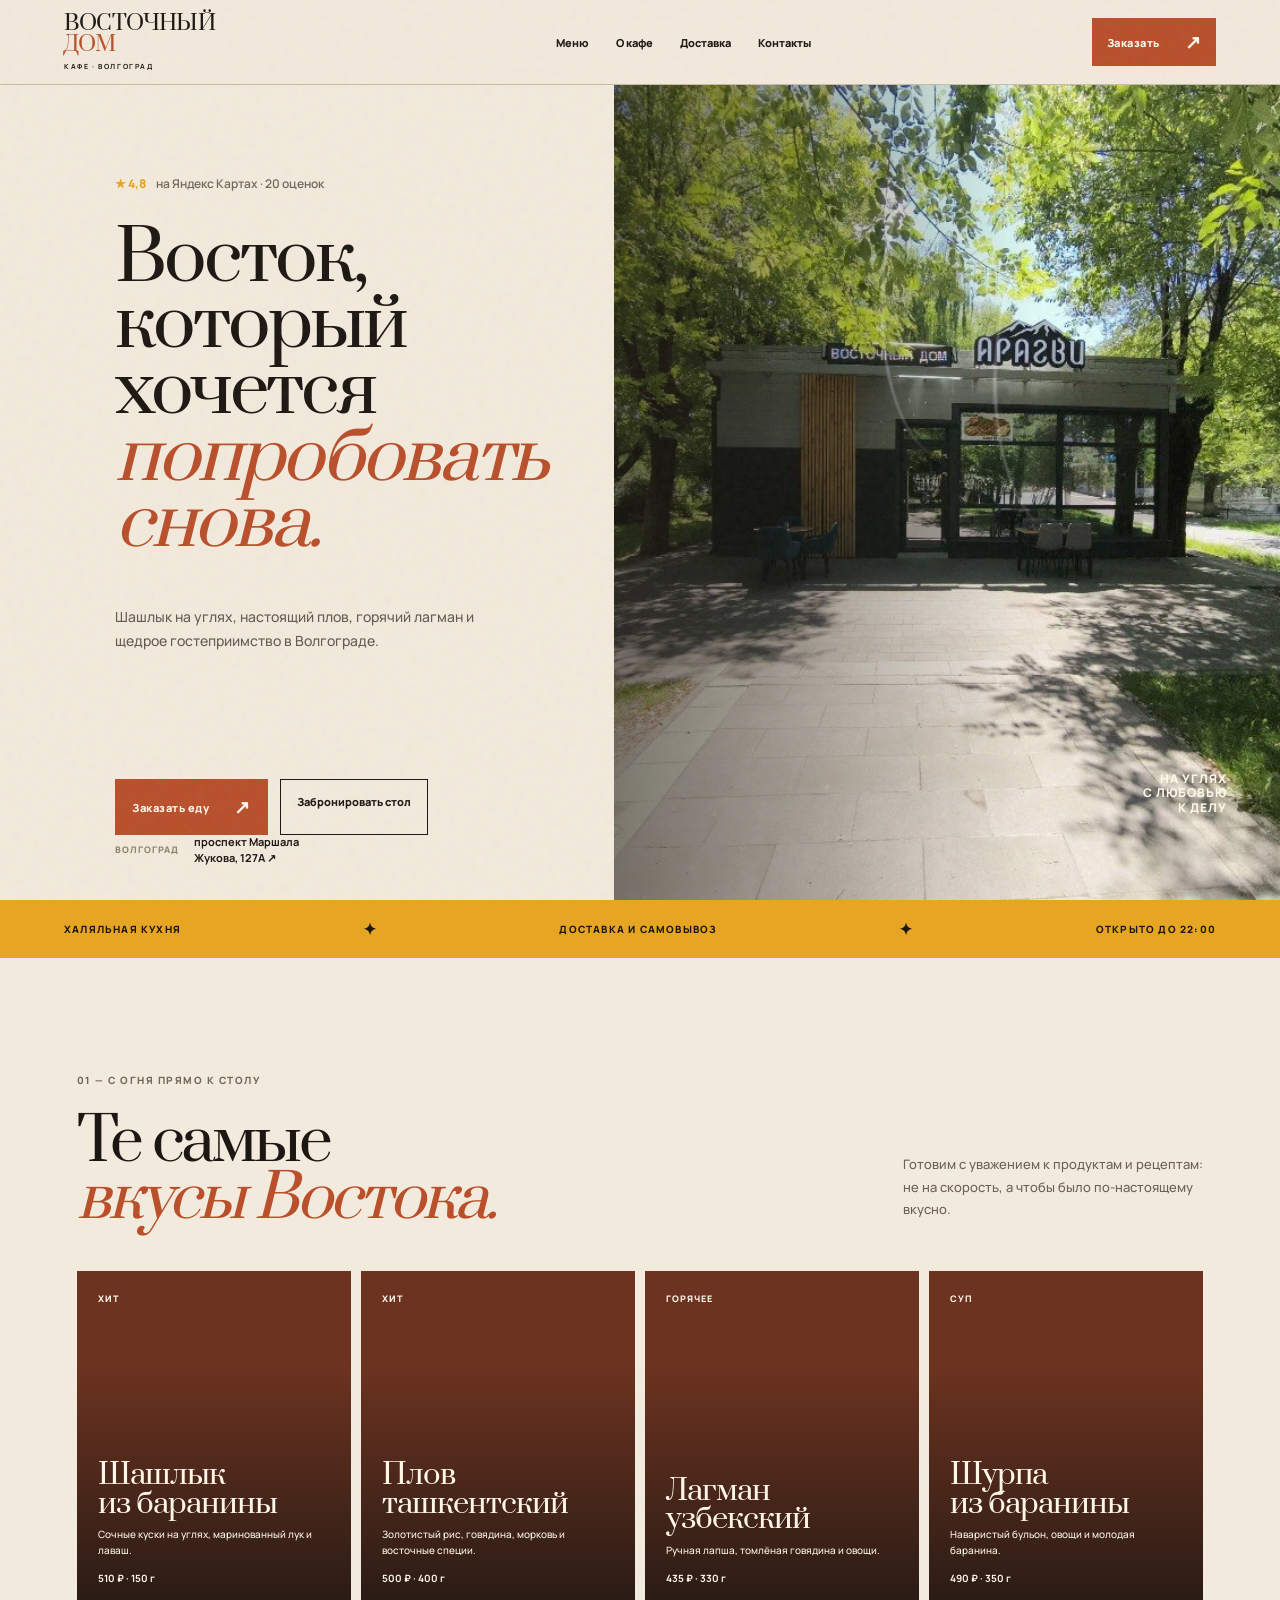
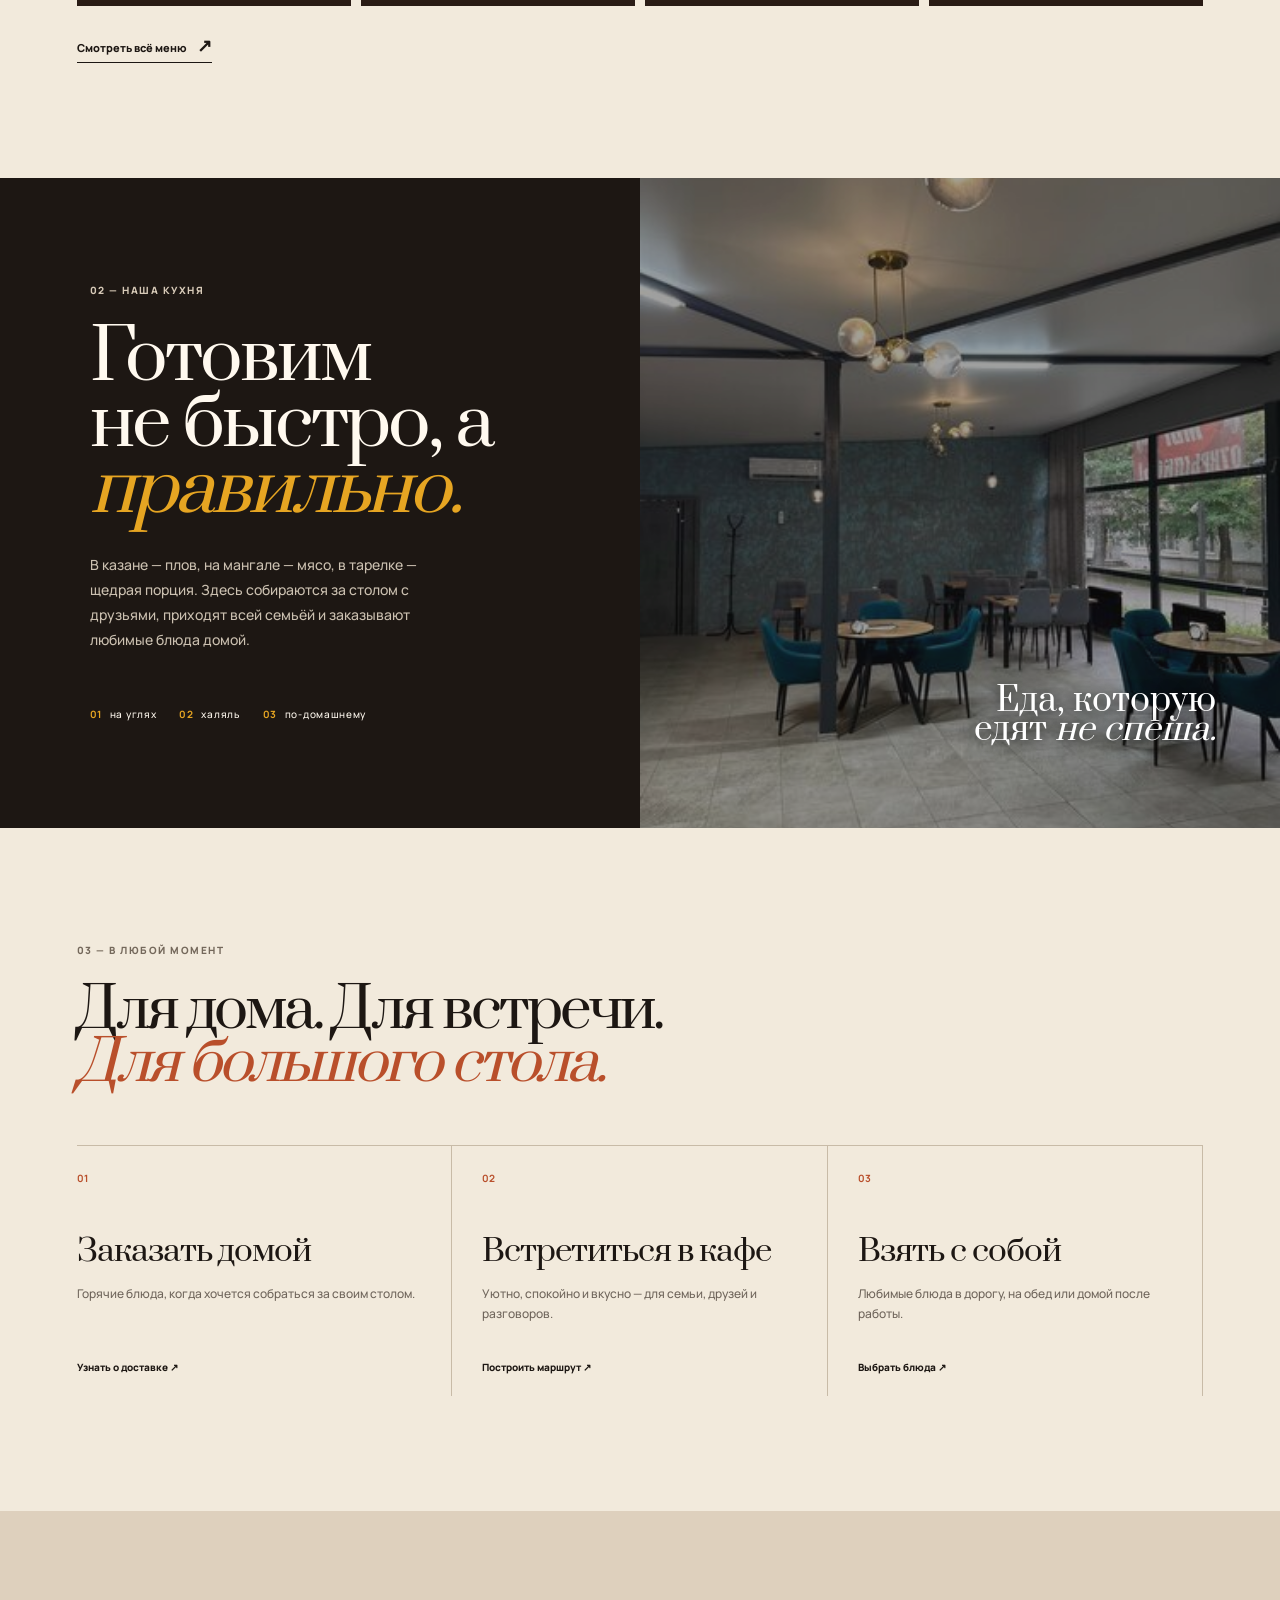
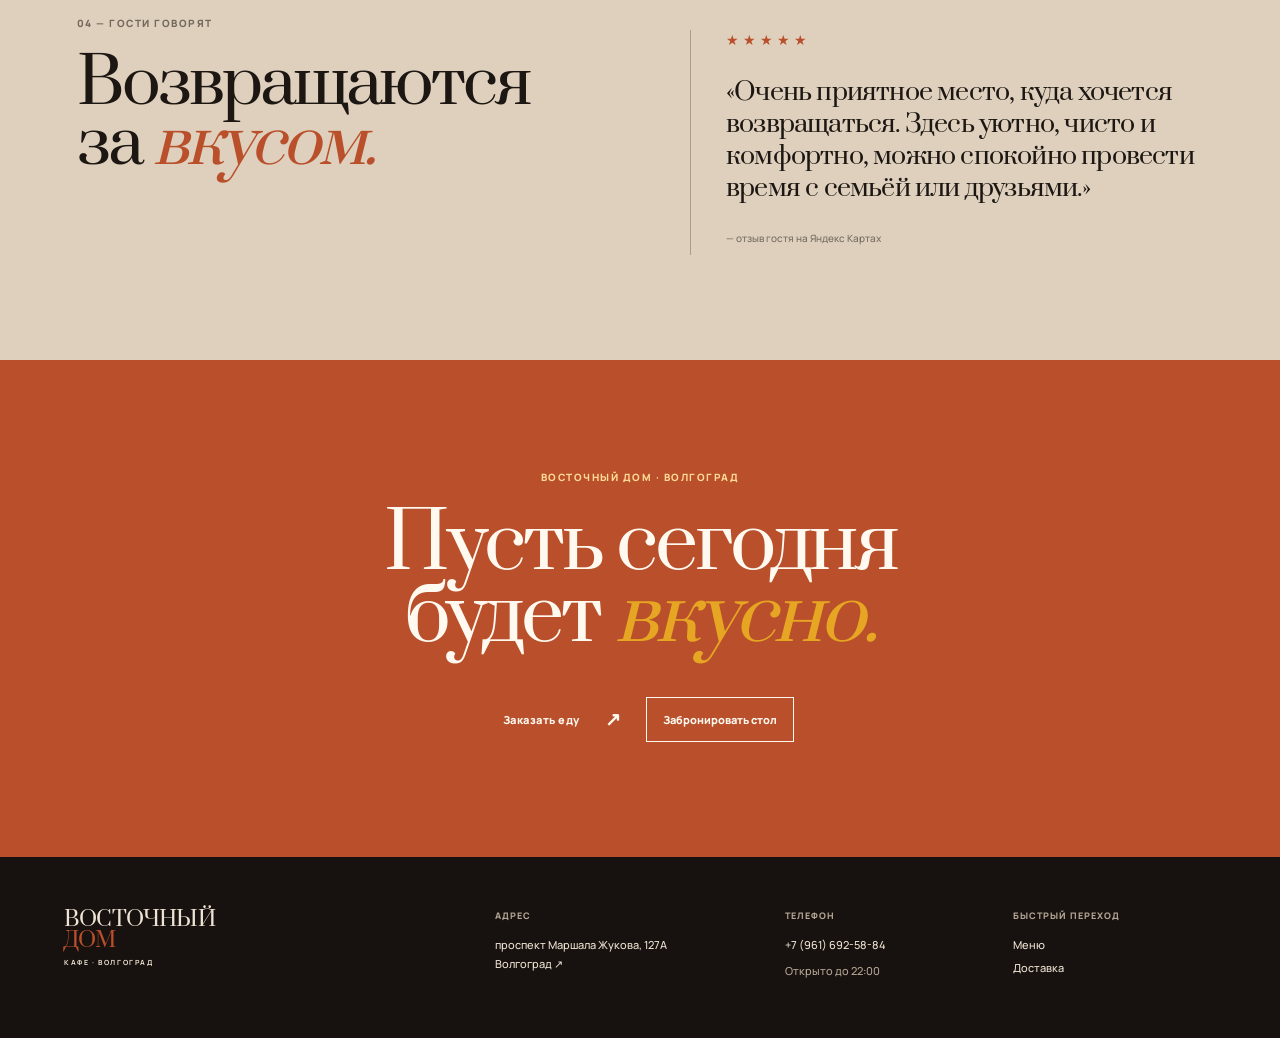
<file: index.html>
<!doctype html>
<html lang="ru">
  <head>
    <meta charset="utf-8" />
    <meta name="viewport" content="width=device-width,initial-scale=1" />
    <meta
      name="description"
      content="Восточный дом — кафе восточной кухни в Волгограде. Шашлык, плов, лагман, доставка и самовывоз."
    />
    <title>Восточный дом — кафе восточной кухни</title>
    <link rel="preconnect" href="https://fonts.googleapis.com" />
    <link rel="preconnect" href="https://fonts.gstatic.com" crossorigin />
    <link
      href="https://fonts.googleapis.com/css2?family=Manrope:wght@400;500;600;700;800&family=Prata&display=swap"
      rel="stylesheet"
    />
    <link rel="stylesheet" href="assets/style.css" />
  </head>
  <body>
    <div class="grain"></div>
    <header>
      <a class="brand" href="index.html"
        >ВОСТОЧНЫЙ <i>ДОМ</i><small>КАФЕ · ВОЛГОГРАД</small></a
      >
      <nav>
        <a href="menu.html">Меню</a><a href="about.html">О кафе</a
        ><a href="delivery.html">Доставка</a
        ><a href="contacts.html">Контакты</a>
      </nav>
      <a class="order top-order" href="delivery.html">Заказать <b>↗</b></a
      ><button class="menu-toggle" aria-label="Открыть меню">☰</button>
    </header>
    <main>
      <section class="hero">
        <div class="hero-image food-image">
          <span class="steam s-one"></span><span class="steam s-two"></span>
          <p>НА УГЛЯХ<br />С ЛЮБОВЬЮ<br />К ДЕЛУ</p>
        </div>
        <div class="hero-copy">
          <div class="rating">
            ★ 4,8 <span>на Яндекс Картах · 20 оценок</span>
          </div>
          <h1>Восток,<br />который хочется<br /><i>попробовать снова.</i></h1>
          <p>
            Шашлык на углях, настоящий плов, горячий лагман и щедрое
            гостеприимство в Волгограде.
          </p>
          <div class="hero-actions">
            <a class="order" href="delivery.html">Заказать еду <b>↗</b></a
            ><a class="outline" href="contacts.html">Забронировать стол</a>
          </div>
        </div>
        <a
          class="location"
          href="https://yandex.ru/maps/org/vostochny_dom/14168495869/"
          target="_blank"
          rel="noopener"
          ><span>ВОЛГОГРАД</span><b>проспект Маршала<br />Жукова, 127А ↗</b></a
        >
      </section>
      <section class="trust">
        <span>ХАЛЯЛЬНАЯ КУХНЯ</span><i>✦</i><span>ДОСТАВКА И САМОВЫВОЗ</span
        ><i>✦</i><span>ОТКРЫТО ДО 22:00</span>
      </section>
      <section class="hits wrap">
        <div class="eyebrow">01 — С ОГНЯ ПРЯМО К СТОЛУ</div>
        <div class="section-head">
          <h2>Те самые<br /><i>вкусы Востока.</i></h2>
          <p>
            Готовим с уважением к продуктам и рецептам: не на скорость, а чтобы
            было по-настоящему вкусно.
          </p>
        </div>
        <div class="dish-grid">
          <article class="dish-card lamb">
            <span>ХИТ</span>
            <h3>Шашлык<br />из баранины</h3>
            <p>Сочные куски на углях, маринованный лук и лаваш.</p>
            <b>510 ₽ · 150 г</b>
          </article>
          <article class="dish-card plov">
            <span>ХИТ</span>
            <h3>Плов<br />ташкентский</h3>
            <p>Золотистый рис, говядина, морковь и восточные специи.</p>
            <b>500 ₽ · 400 г</b>
          </article>
          <article class="dish-card lagman">
            <span>ГОРЯЧЕЕ</span>
            <h3>Лагман<br />узбекский</h3>
            <p>Ручная лапша, томлёная говядина и овощи.</p>
            <b>435 ₽ · 330 г</b>
          </article>
          <article class="dish-card shurpa">
            <span>СУП</span>
            <h3>Шурпа<br />из баранины</h3>
            <p>Наваристый бульон, овощи и молодая баранина.</p>
            <b>490 ₽ · 350 г</b>
          </article>
        </div>
        <a class="text-link" href="menu.html">Смотреть всё меню <b>↗</b></a>
      </section>
      <section class="story">
        <div class="story-copy">
          <div class="eyebrow">02 — НАША КУХНЯ</div>
          <h2>Готовим<br />не быстро, а<br /><i>правильно.</i></h2>
          <p>
            В казане — плов, на мангале — мясо, в тарелке — щедрая порция. Здесь
            собираются за столом с друзьями, приходят всей семьёй и заказывают
            любимые блюда домой.
          </p>
          <div class="facts">
            <span><b>01</b> на углях</span><span><b>02</b> халяль</span
            ><span><b>03</b> по-домашнему</span>
          </div>
        </div>
        <div class="story-art">
          <div class="plate"></div>
          <div class="pepper p1"></div>
          <div class="pepper p2"></div>
          <div class="story-note">Еда, которую<br />едят <i>не спеша.</i></div>
        </div>
      </section>
      <section class="occasions wrap">
        <div class="eyebrow">03 — В ЛЮБОЙ МОМЕНТ</div>
        <h2>Для дома. Для встречи.<br /><i>Для большого стола.</i></h2>
        <div class="occasion-grid">
          <article>
            <b>01</b>
            <h3>Заказать домой</h3>
            <p>Горячие блюда, когда хочется собраться за своим столом.</p>
            <a href="delivery.html">Узнать о доставке ↗</a>
          </article>
          <article>
            <b>02</b>
            <h3>Встретиться в кафе</h3>
            <p>Уютно, спокойно и вкусно — для семьи, друзей и разговоров.</p>
            <a href="contacts.html">Построить маршрут ↗</a>
          </article>
          <article>
            <b>03</b>
            <h3>Взять с собой</h3>
            <p>Любимые блюда в дорогу, на обед или домой после работы.</p>
            <a href="menu.html">Выбрать блюда ↗</a>
          </article>
        </div>
      </section>
      <section class="reviews">
        <div class="wrap">
          <div class="eyebrow">04 — ГОСТИ ГОВОРЯТ</div>
          <div class="review-layout">
            <h2>Возвращаются<br />за <i>вкусом.</i></h2>
            <article>
              <div>★★★★★</div>
              <blockquote>
                «Очень приятное место, куда хочется возвращаться. Здесь уютно,
                чисто и комфортно, можно спокойно провести время с семьёй или
                друзьями.»
              </blockquote>
              <p>— отзыв гостя на Яндекс Картах</p>
            </article>
          </div>
        </div>
      </section>
      <section class="final-cta">
        <div class="eyebrow">ВОСТОЧНЫЙ ДОМ · ВОЛГОГРАД</div>
        <h2>Пусть сегодня<br />будет <i>вкусно.</i></h2>
        <div>
          <a class="order" href="delivery.html">Заказать еду <b>↗</b></a
          ><a class="outline light" href="contacts.html">Забронировать стол</a>
        </div>
      </section>
    </main>
    <footer>
      <a class="brand" href="index.html"
        >ВОСТОЧНЫЙ <i>ДОМ</i><small>КАФЕ · ВОЛГОГРАД</small></a
      >
      <div>
        <span>АДРЕС</span
        ><a
          href="https://yandex.ru/maps/org/vostochny_dom/14168495869/"
          target="_blank"
          rel="noopener"
          >проспект Маршала Жукова, 127А<br />Волгоград ↗</a
        >
      </div>
      <div>
        <span>ТЕЛЕФОН</span><a href="tel:+79616925884">+7 (961) 692-58-84</a>
        <p>Открыто до 22:00</p>
      </div>
      <div>
        <span>БЫСТРЫЙ ПЕРЕХОД</span><a href="menu.html">Меню</a
        ><a href="delivery.html">Доставка</a>
      </div>
    </footer>
    <div class="mobile-bar">
      <a href="menu.html">Меню</a><a href="delivery.html">Заказать</a
      ><a href="contacts.html">Маршрут</a>
    </div>
  </body>
</html>
</file>
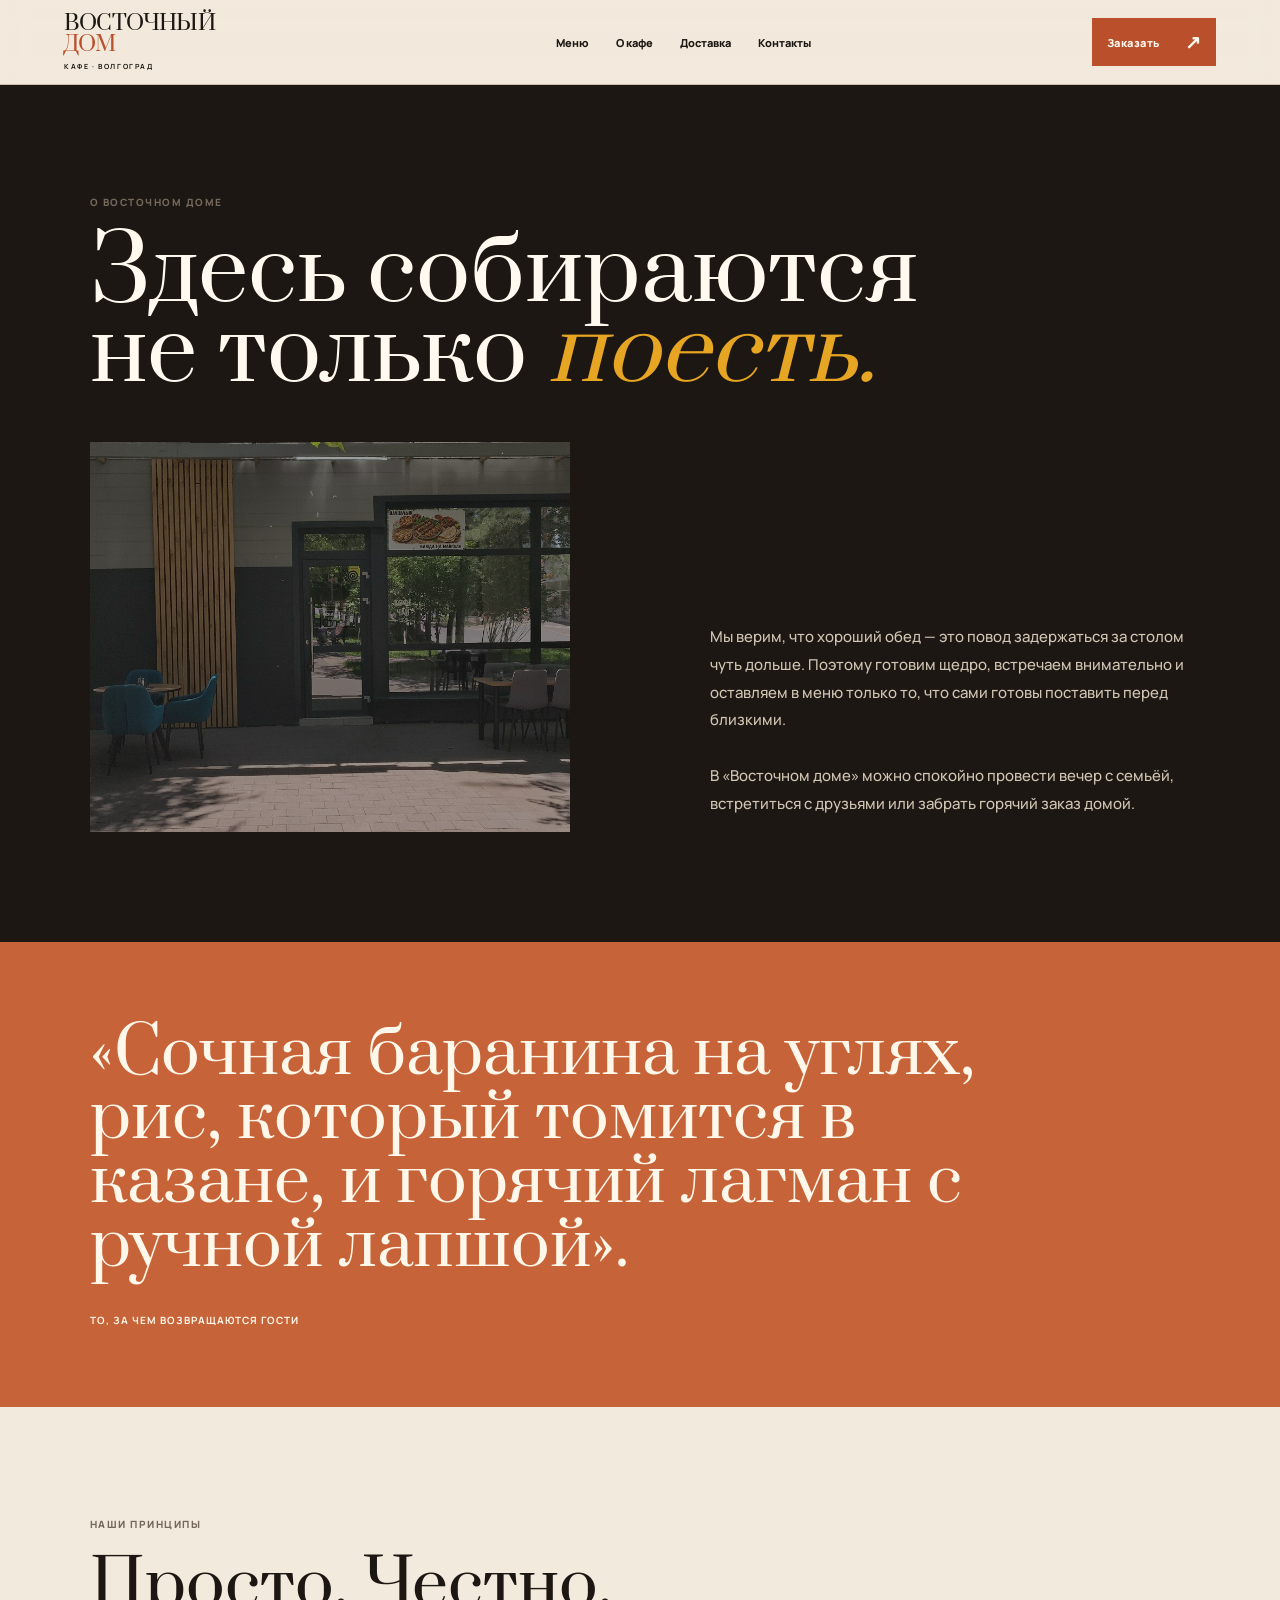
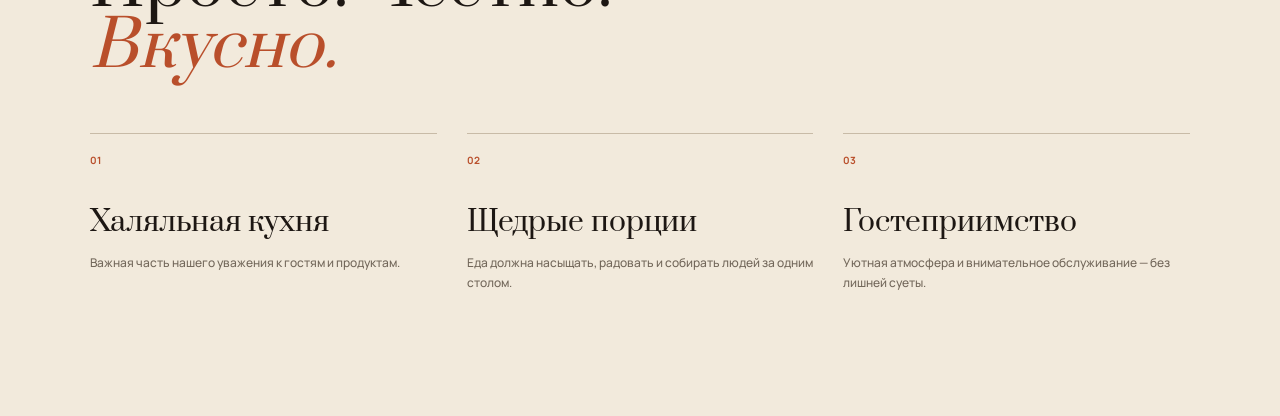
<file: about.html>
<!doctype html>
<html lang="ru">
  <head>
    <meta charset="utf-8" />
    <meta name="viewport" content="width=device-width,initial-scale=1" />
    <title>О кафе — Восточный дом</title>
    <link rel="preconnect" href="https://fonts.googleapis.com" />
    <link rel="preconnect" href="https://fonts.gstatic.com" crossorigin />
    <link
      href="https://fonts.googleapis.com/css2?family=Manrope:wght@400;500;600;700;800&family=Prata&display=swap"
      rel="stylesheet"
    />
    <link rel="stylesheet" href="assets/style.css" />
    <style>
      .about {
        background: var(--ink);
        color: var(--cream);
        padding: 110px 7vw;
      }
      .about h1 {
        font: 400 clamp(55px, 7vw, 104px) / 0.89 Prata;
        margin: 24px 0 50px;
      }
      .about h1 i {
        color: var(--saffron);
      }
      .about-grid {
        display: grid;
        grid-template-columns: 1fr 1fr;
        gap: 11vw;
        align-items: end;
      }
      .about-grid p {
        font-size: 15px;
        line-height: 1.85;
        color: #d1c5b4;
      }
      .quote-block {
        background: #c76338;
        color: #fff7e9;
        padding: 80px 7vw;
      }
      .quote-block p {
        font: 400 clamp(38px, 5vw, 72px) / 1 Prata;
        max-width: 900px;
        margin: 0;
      }
      .quote-block span {
        display: block;
        font: 700 10px Manrope;
        letter-spacing: 1px;
        margin-top: 35px;
      }
      .values {
        padding: 110px 7vw;
      }
      .values h2 {
        font: 400 clamp(40px, 5vw, 70px) / 0.95 Prata;
        margin: 25px 0 55px;
      }
      .values-grid {
        display: grid;
        grid-template-columns: repeat(3, 1fr);
        gap: 30px;
      }
      .values-grid div {
        border-top: 1px solid var(--line);
        padding-top: 15px;
      }
      .values-grid b {
        color: var(--clay);
        font-size: 10px;
      }
      .values-grid h3 {
        font: 400 28px Prata;
        margin: 35px 0 10px;
      }
      .values-grid p {
        font-size: 12px;
        line-height: 1.7;
        color: #72675a;
      }
      @media (max-width: 700px) {
        .about,
        .values {
          padding: 75px 7vw;
        }
        .about-grid,
        .values-grid {
          grid-template-columns: 1fr;
          gap: 25px;
        }
        .quote-block {
          padding: 65px 7vw;
        }
      }
    </style>
  </head>
  <body>
    <header>
      <a class="brand" href="index.html"
        >ВОСТОЧНЫЙ <i>ДОМ</i><small>КАФЕ · ВОЛГОГРАД</small></a
      >
      <nav>
        <a href="menu.html">Меню</a><a href="about.html">О кафе</a
        ><a href="delivery.html">Доставка</a
        ><a href="contacts.html">Контакты</a>
      </nav>
      <a class="order top-order" href="delivery.html">Заказать <b>↗</b></a>
    </header>
    <main>
      <section class="about">
        <div class="eyebrow">О ВОСТОЧНОМ ДОМЕ</div>
        <h1>Здесь собираются<br />не только <i>поесть.</i></h1>
        <div class="about-grid">
          <div class="story-art" style="height: 390px">
            <div class="plate" style="top: 50px"></div>
          </div>
          <p>
            Мы верим, что хороший обед — это повод задержаться за столом чуть
            дольше. Поэтому готовим щедро, встречаем внимательно и оставляем в
            меню только то, что сами готовы поставить перед близкими.<br /><br />В
            «Восточном доме» можно спокойно провести вечер с семьёй, встретиться
            с друзьями или забрать горячий заказ домой.
          </p>
        </div>
      </section>
      <section class="quote-block">
        <p>
          «Сочная баранина на углях, рис, который томится в казане, и горячий
          лагман с ручной лапшой».
        </p>
        <span>ТО, ЗА ЧЕМ ВОЗВРАЩАЮТСЯ ГОСТИ</span>
      </section>
      <section class="values">
        <div class="eyebrow">НАШИ ПРИНЦИПЫ</div>
        <h2>Просто. Честно.<br /><i>Вкусно.</i></h2>
        <div class="values-grid">
          <div>
            <b>01</b>
            <h3>Халяльная кухня</h3>
            <p>Важная часть нашего уважения к гостям и продуктам.</p>
          </div>
          <div>
            <b>02</b>
            <h3>Щедрые порции</h3>
            <p>
              Еда должна насыщать, радовать и собирать людей за одним столом.
            </p>
          </div>
          <div>
            <b>03</b>
            <h3>Гостеприимство</h3>
            <p>
              Уютная атмосфера и внимательное обслуживание — без лишней суеты.
            </p>
          </div>
        </div>
      </section>
  </main>
  <div class="mobile-bar">
    <a href="menu.html">Меню</a><a href="delivery.html">Заказать</a
    ><a href="contacts.html">Маршрут</a>
  </div>
</body>
</html>
</file>
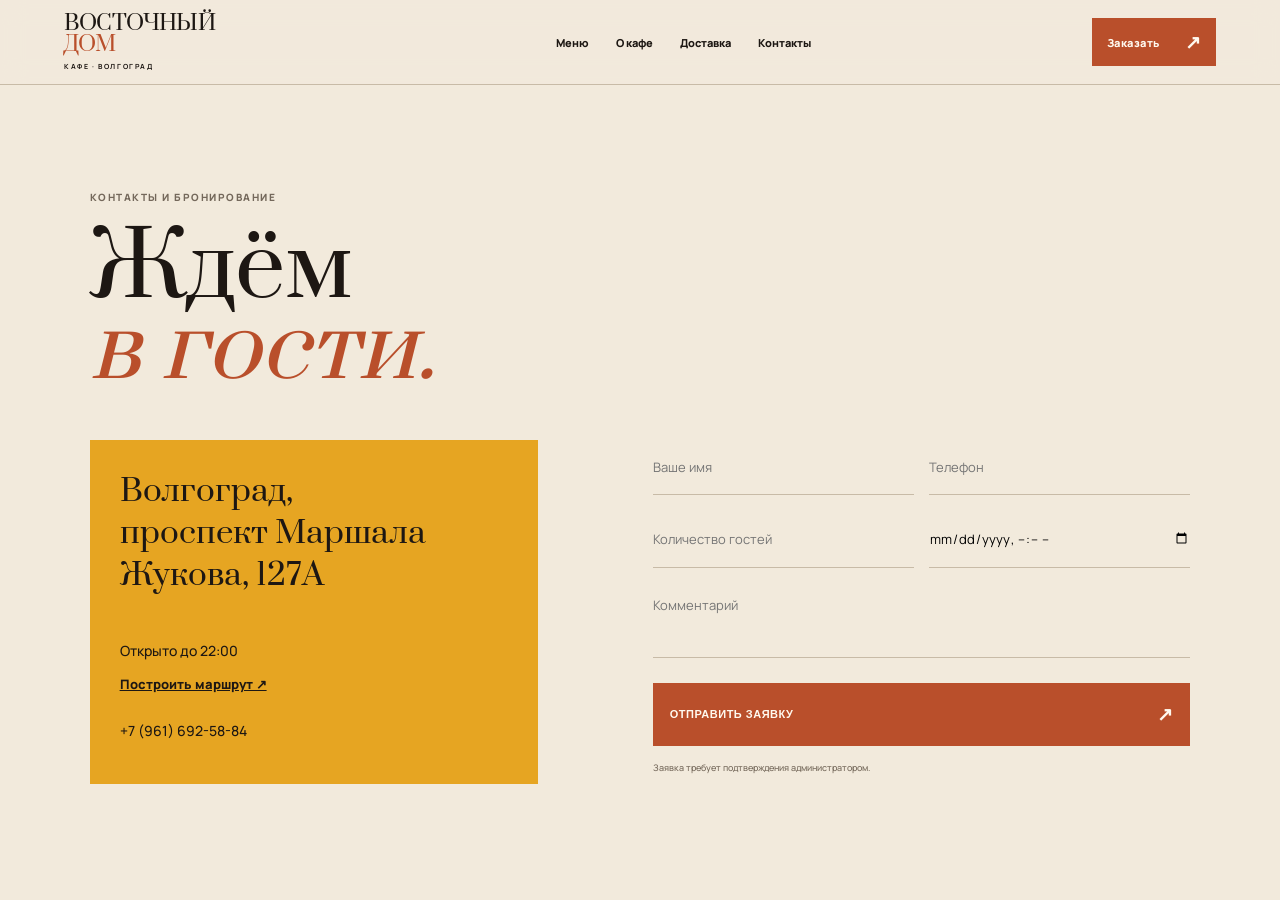
<file: contacts.html>
<!doctype html>
<html lang="ru">
  <head>
    <meta charset="utf-8" />
    <meta name="viewport" content="width=device-width,initial-scale=1" />
    <title>Контакты — Восточный дом</title>
    <link rel="preconnect" href="https://fonts.googleapis.com" />
    <link rel="preconnect" href="https://fonts.gstatic.com" crossorigin />
    <link
      href="https://fonts.googleapis.com/css2?family=Manrope:wght@400;500;600;700;800&family=Prata&display=swap"
      rel="stylesheet"
    />
    <link rel="stylesheet" href="assets/style.css" />
    <style>
      .contacts {
        padding: 105px 7vw;
        min-height: 620px;
      }
      .contacts h1 {
        font: 400 clamp(55px, 7vw, 100px) / 0.9 Prata;
        margin: 25px 0 50px;
      }
      .contacts h1 i {
        color: var(--clay);
      }
      .contact-grid {
        display: grid;
        grid-template-columns: 1fr 1.2fr;
        gap: 9vw;
      }
      .address {
        background: var(--saffron);
        padding: 30px;
      }
      .address h2 {
        font: 400 31px Prata;
        margin: 0 0 45px;
      }
      .address a {
        font-size: 13px;
        font-weight: 800;
      }
      .booking-form {
        display: grid;
        grid-template-columns: 1fr 1fr;
        gap: 15px;
      }
      .booking-form input,
      .booking-form textarea {
        border: 0;
        border-bottom: 1px solid var(--line);
        background: transparent;
        padding: 13px 0;
        font: 13px Manrope;
        outline: 0;
      }
      .booking-form textarea {
        grid-column: span 2;
        height: 75px;
        resize: none;
      }
      .booking-form button {
        grid-column: span 2;
        border: 0;
        cursor: pointer;
        text-align: left;
      }
      .booking-form small {
        grid-column: span 2;
        font-size: 9px;
        color: #75695b;
      }
      @media (max-width: 700px) {
        .contacts {
          padding: 75px 7vw 110px;
        }
        .contact-grid {
          grid-template-columns: 1fr;
          gap: 35px;
        }
        .booking-form {
          grid-template-columns: 1fr;
        }
        .booking-form textarea,
        .booking-form button,
        .booking-form small {
          grid-column: 1;
        }
      }
    </style>
  </head>
  <body>
    <header>
      <a class="brand" href="index.html"
        >ВОСТОЧНЫЙ <i>ДОМ</i><small>КАФЕ · ВОЛГОГРАД</small></a
      >
      <nav>
        <a href="menu.html">Меню</a><a href="about.html">О кафе</a
        ><a href="delivery.html">Доставка</a
        ><a href="contacts.html">Контакты</a>
      </nav>
      <a class="order top-order" href="delivery.html">Заказать <b>↗</b></a>
    </header>
    <main class="contacts">
      <div class="eyebrow">КОНТАКТЫ И БРОНИРОВАНИЕ</div>
      <h1>Ждём<br /><i>в гости.</i></h1>
      <div class="contact-grid">
        <div class="address">
          <h2>Волгоград,<br />проспект Маршала<br />Жукова, 127А</h2>
          <p>Открыто до 22:00</p>
          <a
            href="https://yandex.ru/maps/org/vostochny_dom/14168495869/"
            target="_blank"
            rel="noopener"
            >Построить маршрут ↗</a
          >
          <p style="margin-top: 28px">+7 (961) 692-58-84</p>
        </div>
        <form
          class="booking-form"
          onsubmit="event.preventDefault();document.getElementById('booking-result').hidden=false"
        >
          <input required aria-label="Ваше имя" autocomplete="name" placeholder="Ваше имя" /><input
            required
            type="tel"
            inputmode="tel"
            autocomplete="tel"
            aria-label="Телефон"
            placeholder="Телефон"
          /><input min="1" type="number" inputmode="numeric" aria-label="Количество гостей" placeholder="Количество гостей" /><input
            type="datetime-local" aria-label="Дата и время"
          /><textarea aria-label="Комментарий" placeholder="Комментарий"></textarea
          ><button class="order">ОТПРАВИТЬ ЗАЯВКУ <b>↗</b></button
          ><small>Заявка требует подтверждения администратором.</small>
          <small id="booking-result" hidden aria-live="polite">Чтобы завершить бронирование, позвоните администратору: +7 (961) 692-58-84. Приём заявок через сайт подключается отдельно.</small>
        </form>
      </div>
  </main>
  <div class="mobile-bar">
    <a href="menu.html">Меню</a><a href="delivery.html">Заказать</a
    ><a href="contacts.html">Маршрут</a>
  </div>
</body>
</html>
</file>
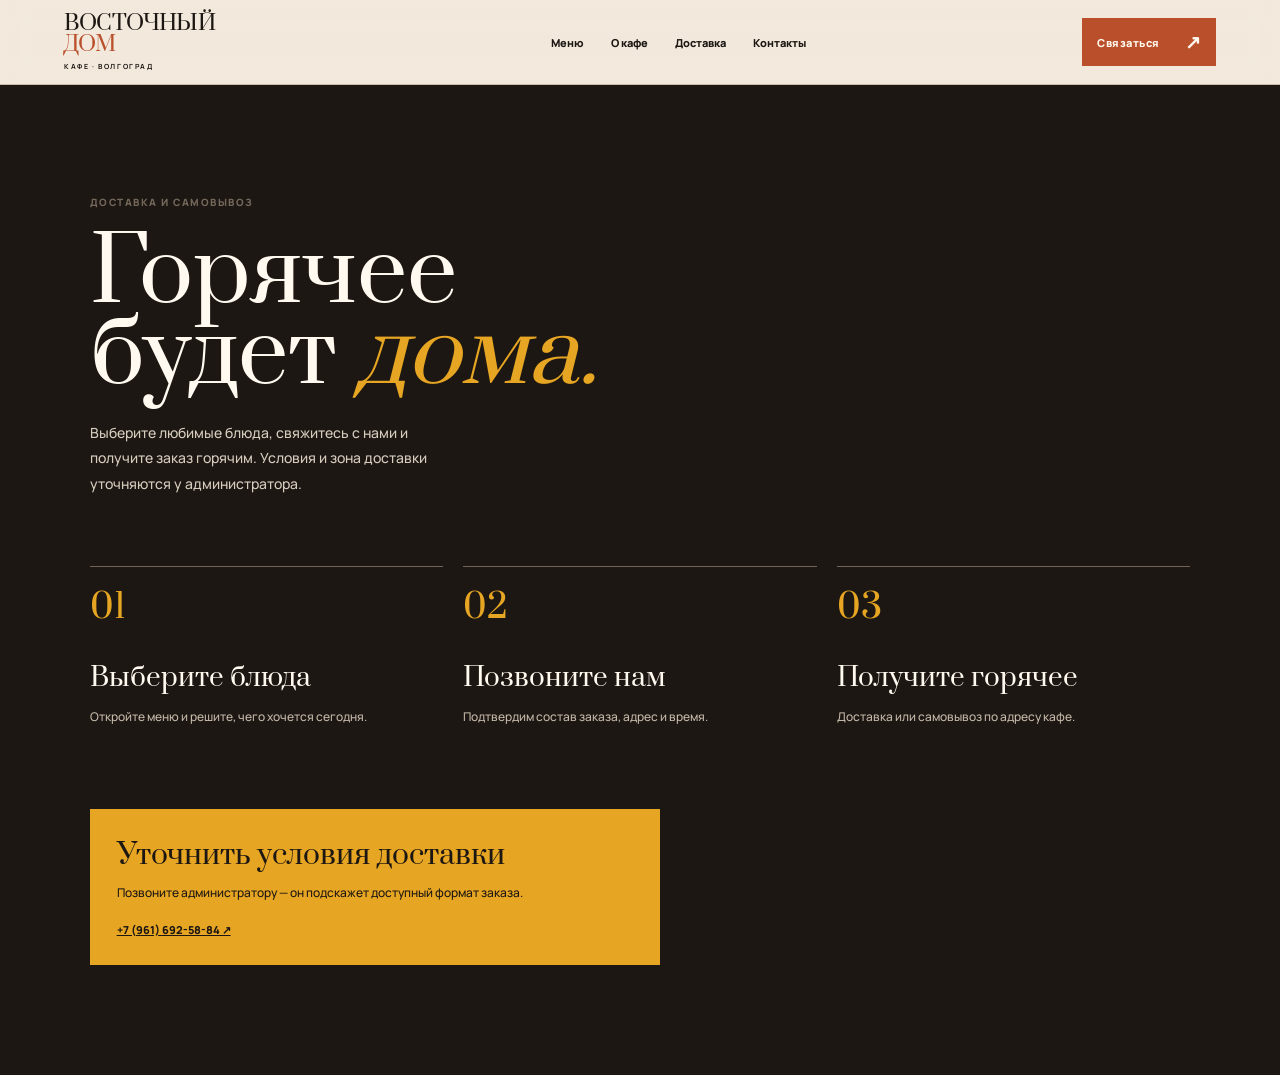
<file: delivery.html>
<!doctype html>
<html lang="ru">
  <head>
    <meta charset="utf-8" />
    <meta name="viewport" content="width=device-width,initial-scale=1" />
    <title>Доставка — Восточный дом</title>
    <link rel="preconnect" href="https://fonts.googleapis.com" />
    <link rel="preconnect" href="https://fonts.gstatic.com" crossorigin />
    <link
      href="https://fonts.googleapis.com/css2?family=Manrope:wght@400;500;600;700;800&family=Prata&display=swap"
      rel="stylesheet"
    />
    <link rel="stylesheet" href="assets/style.css" />
    <style>
      .delivery {
        padding: 110px 7vw;
        background: var(--ink);
        color: var(--cream);
        min-height: 690px;
      }
      .delivery h1 {
        font: 400 clamp(52px, 7vw, 100px) / 0.9 Prata;
        margin: 25px 0;
      }
      .delivery h1 i {
        color: var(--saffron);
      }
      .delivery > p {
        max-width: 380px;
        line-height: 1.8;
        color: #d7cdbf;
      }
      .steps {
        display: grid;
        grid-template-columns: repeat(3, 1fr);
        gap: 20px;
        margin: 70px 0;
      }
      .steps div {
        border-top: 1px solid #736556;
        padding-top: 17px;
      }
      .steps b {
        font: 400 34px Prata;
        color: var(--saffron);
      }
      .steps h2 {
        font: 400 26px Prata;
        margin: 30px 0 8px;
      }
      .steps p {
        font-size: 12px;
        line-height: 1.7;
        color: #c5b9aa;
      }
      .notice {
        background: var(--saffron);
        color: var(--ink);
        padding: 27px;
        max-width: 570px;
      }
      .notice h3 {
        font: 400 28px Prata;
        margin: 0 0 9px;
      }
      .notice p {
        font-size: 12px;
        line-height: 1.7;
        margin: 0;
      }
      .notice a {
        display: inline-block;
        margin-top: 18px;
        font-size: 11px;
        font-weight: 800;
      }
      @media (max-width: 700px) {
        .delivery {
          padding: 75px 7vw 105px;
        }
        .steps {
          grid-template-columns: 1fr;
          margin: 45px 0;
          gap: 25px;
        }
      }
    </style>
  </head>
  <body>
    <header>
      <a class="brand" href="index.html"
        >ВОСТОЧНЫЙ <i>ДОМ</i><small>КАФЕ · ВОЛГОГРАД</small></a
      >
      <nav>
        <a href="menu.html">Меню</a><a href="about.html">О кафе</a
        ><a href="delivery.html">Доставка</a
        ><a href="contacts.html">Контакты</a>
      </nav>
      <a class="order top-order" href="contacts.html">Связаться <b>↗</b></a>
    </header>
    <main class="delivery">
      <div class="eyebrow">ДОСТАВКА И САМОВЫВОЗ</div>
      <h1>Горячее<br />будет <i>дома.</i></h1>
      <p>
        Выберите любимые блюда, свяжитесь с нами и получите заказ горячим.
        Условия и зона доставки уточняются у администратора.
      </p>
      <div class="steps">
        <div>
          <b>01</b>
          <h2>Выберите блюда</h2>
          <p>Откройте меню и решите, чего хочется сегодня.</p>
        </div>
        <div>
          <b>02</b>
          <h2>Позвоните нам</h2>
          <p>Подтвердим состав заказа, адрес и время.</p>
        </div>
        <div>
          <b>03</b>
          <h2>Получите горячее</h2>
          <p>Доставка или самовывоз по адресу кафе.</p>
        </div>
      </div>
      <div class="notice">
        <h3>Уточнить условия доставки</h3>
        <p>Позвоните администратору — он подскажет доступный формат заказа.</p>
        <a href="tel:+79616925884">+7 (961) 692-58-84 ↗</a>
      </div>
  </main>
  <div class="mobile-bar">
    <a href="menu.html">Меню</a><a href="delivery.html">Заказать</a
    ><a href="contacts.html">Маршрут</a>
  </div>
</body>
</html>
</file>
<file: assets/style.css>
:root{--ink:#1d1713;--paper:#f2eadc;--clay:#b94f2b;--saffron:#e6a522;--line:#c8bba7;--cream:#fff9ef}*{box-sizing:border-box}html{scroll-behavior:smooth}body{margin:0;background:var(--paper);color:var(--ink);font:500 14px Manrope,Arial,sans-serif}.grain{position:fixed;inset:0;pointer-events:none;z-index:20;opacity:.045;background-image:url("data:image/svg+xml,%3Csvg viewBox='0 0 180 180' xmlns='http://www.w3.org/2000/svg'%3E%3Cfilter id='n'%3E%3CfeTurbulence type='fractalNoise' baseFrequency='.7' numOctaves='4' stitchTiles='stitch'/%3E%3C/filter%3E%3Crect width='100%25' height='100%25' filter='url(%23n)'/%3E%3C/svg%3E")}a{color:inherit}header{height:85px;padding:0 5vw;border-bottom:1px solid var(--line);display:flex;align-items:center;justify-content:space-between;background:#f2eadce8;backdrop-filter:blur(12px);position:relative;z-index:3}.brand{font:400 21px/1 Prata,serif;letter-spacing:-.8px;text-decoration:none;display:flex;flex-direction:column}.brand i{color:var(--clay);font-style:normal}.brand small{font:700 7px Manrope;letter-spacing:1.6px;margin-top:7px}nav{display:flex;gap:27px;margin-left:60px}nav a{font-size:11px;text-decoration:none;font-weight:800}.order{display:inline-flex;align-items:center;justify-content:space-between;gap:25px;background:var(--clay);color:var(--cream);padding:15px 17px;text-decoration:none;font-size:11px;letter-spacing:.5px;font-weight:800}.order b{font-size:19px}.top-order{padding:11px 15px}.menu-toggle{display:none}.hero{height:calc(100vh - 85px);min-height:650px;display:grid;grid-template-columns:48% 52%;position:relative}.hero-image{order:2;position:relative;overflow:hidden;background:radial-gradient(ellipse at 52% 48%,#c87325 0 16%,transparent 16.5%),radial-gradient(ellipse at 52% 48%,#4e2011 0 30%,transparent 30.5%),radial-gradient(ellipse at 25% 80%,#f3a829 0 6%,transparent 6.5%),radial-gradient(ellipse at 82% 72%,#ea9931 0 7%,transparent 7.5%),linear-gradient(130deg,#17110d,#7f321c 54%,#e5a13e)}.hero-image:after{content:"";position:absolute;inset:0;background:linear-gradient(90deg,#1d171342,transparent 60%),radial-gradient(circle at 51% 49%,transparent 20%,#120e0ab3 75%)}.hero-image p{position:absolute;z-index:1;color:#fff8e9;right:8%;bottom:9%;font:800 12px/1.18 Manrope;letter-spacing:1px;text-align:right}.steam{position:absolute;width:130px;height:300px;border-radius:50%;border-left:2px solid #fff6;filter:blur(1px);z-index:1;animation:steam 4s ease-in-out infinite}.s-one{left:40%;top:9%}.s-two{left:57%;top:18%;animation-delay:-2s}@keyframes steam{50%{transform:translate(30px,-25px) rotate(8deg);opacity:.25}}.hero-copy{padding:90px 7vw 65px 9vw;display:flex;flex-direction:column}.rating{font-size:12px;color:var(--saffron);font-weight:800}.rating span{color:#71675b;font-weight:600;margin-left:8px}.hero h1,.section-head h2,.story h2,.occasions h2,.reviews h2,.final-cta h2{font:400 clamp(45px,5.5vw,84px)/.94 Prata,Georgia,serif;letter-spacing:-3px;margin:34px 0}.hero h1 i,h2 i{color:var(--clay);font-style:italic}.hero-copy>p{line-height:1.75;max-width:375px;color:#655b50}.hero-actions{display:flex;gap:12px;margin-top:auto}.outline{padding:14px 16px;border:1px solid var(--ink);font-weight:800;font-size:11px;text-decoration:none}.location{position:absolute;left:9vw;bottom:35px;z-index:2;text-decoration:none;display:flex;gap:15px;align-items:center}.location span{font-size:9px;letter-spacing:1px;font-weight:800;color:#8d8070}.location b{font-size:11px;line-height:1.4}.trust{background:var(--saffron);padding:18px 5vw;display:flex;justify-content:space-between;align-items:center;font-size:10px;font-weight:800;letter-spacing:1.2px}.trust i{font-style:normal;font-size:16px}.wrap{width:min(1180px,88vw);margin:auto}.hits{padding:115px 0}.eyebrow{font-size:10px;font-weight:800;letter-spacing:1.5px;color:#74685b}.section-head{display:flex;justify-content:space-between;align-items:end}.section-head h2{font-size:clamp(41px,4.7vw,70px);margin:27px 0 44px}.section-head p{max-width:300px;font-size:13px;line-height:1.75;margin-bottom:50px;color:#6c6155}.dish-grid{display:grid;grid-template-columns:repeat(4,1fr);gap:10px}.dish-card{height:335px;padding:21px;display:flex;flex-direction:column;color:#fff6e7;position:relative;overflow:hidden;background:#6c3320}.dish-card:before{content:"";position:absolute;inset:0;background:radial-gradient(circle at 55% 36%,#d17a2f 0 12%,transparent 12.5%),radial-gradient(circle at 57% 39%,#3a1b0e 0 31%,transparent 31.5%),linear-gradient(155deg,#321b13,#a54a27)}.dish-card:nth-child(2):before{background:radial-gradient(circle at 50% 45%,#e5a42e 0 14%,transparent 14.5%),radial-gradient(circle at 50% 45%,#44210e 0 31%,transparent 31.5%),linear-gradient(155deg,#5d3116,#c0632a)}.dish-card:nth-child(3):before{background:radial-gradient(ellipse at 50% 42%,#d8a45c 0 7%,transparent 7.5%),radial-gradient(ellipse at 50% 42%,#573417 0 29%,transparent 29.5%),linear-gradient(155deg,#311b12,#87623a)}.dish-card:nth-child(4):before{background:radial-gradient(ellipse at 53% 45%,#9e3d1d 0 9%,transparent 9.5%),radial-gradient(ellipse at 53% 45%,#4b1c12 0 30%,transparent 30.5%),linear-gradient(155deg,#331d15,#7e4025)}.dish-card>*{z-index:1}.dish-card span{font-size:9px;letter-spacing:1px;font-weight:800}.dish-card h3{font:400 29px/.98 Prata;letter-spacing:-1px;margin:auto 0 9px}.dish-card p{font-size:10px;line-height:1.55;margin:0}.dish-card>b{font-size:10px;margin-top:13px}.text-link{display:inline-block;margin-top:27px;font-size:11px;font-weight:800;text-decoration:none;border-bottom:1px solid;padding-bottom:5px}.text-link b{font-size:18px;margin-left:8px}.story{background:var(--ink);color:var(--cream);display:grid;grid-template-columns:1fr 1fr;min-height:650px}.story-copy{padding:105px max(7vw,40px)}.story .eyebrow{color:#d7cab8}.story h2{margin:28px 0;color:#fff9ef}.story h2 i{color:var(--saffron)}.story-copy>p{max-width:380px;line-height:1.8;color:#cbc0b0}.facts{display:flex;gap:23px;margin-top:55px}.facts span{font-size:10px;letter-spacing:.7px}.facts b{color:var(--saffron);margin-right:5px}.story-art{position:relative;overflow:hidden;background:#d16a32}.plate{position:absolute;width:390px;height:390px;border-radius:50%;background:radial-gradient(circle at 45% 42%,#d99d39 0 4%,#6c2717 5% 14%,#deb63e 15% 21%,#6a2613 22% 30%,#26150e 31% 50%,#bc5224 51%);top:110px;left:18%;box-shadow:0 0 0 45px #e1a13b33}.pepper{position:absolute;border-radius:50% 50% 47% 53%;background:var(--ink);width:75px;height:75px}.p1{right:13%;top:17%;transform:rotate(30deg)}.p2{left:8%;bottom:14%;background:var(--saffron)}.story-note{position:absolute;right:10%;bottom:13%;font:400 33px/.88 Prata;text-align:right;color:#fff6e7}.story-note i{color:var(--ink)}.occasions{padding:115px 0}.occasions h2{font-size:clamp(39px,4.4vw,65px);margin:27px 0 55px}.occasion-grid{display:grid;grid-template-columns:repeat(3,1fr);border-top:1px solid var(--line)}.occasion-grid article{min-height:250px;padding:25px 30px 22px 0;border-right:1px solid var(--line);display:flex;flex-direction:column}.occasion-grid article:not(:first-child){padding-left:30px}.occasion-grid b{font-size:10px;color:var(--clay)}.occasion-grid h3{font:400 31px Prata;letter-spacing:-1px;margin:45px 0 12px}.occasion-grid p{font-size:12px;line-height:1.7;color:#6f655b;margin:0}.occasion-grid a{margin-top:auto;font-size:10px;font-weight:800;text-decoration:none}.reviews{background:#ded0bd;padding:105px 0}.review-layout{display:grid;grid-template-columns:1fr 1fr;gap:100px}.reviews h2{font-size:clamp(42px,5vw,72px);margin:24px 0}.review-layout article{border-left:1px solid #aa9a86;padding-left:35px;align-self:center}.review-layout article>div{color:var(--clay);letter-spacing:4px}.review-layout blockquote{font:400 25px/1.28 Prata;letter-spacing:-.8px;margin:27px 0}.review-layout p{font-size:10px;color:#766c60}.final-cta{text-align:center;background:var(--clay);color:var(--cream);padding:110px 20px}.final-cta .eyebrow{color:#ffdb96}.final-cta h2{font-size:clamp(50px,6vw,88px);margin:25px 0 38px}.final-cta h2 i{color:var(--saffron)}.light{border-color:var(--cream);color:var(--cream);margin-left:8px}footer{display:grid;grid-template-columns:2fr 1.3fr 1fr 1fr;gap:25px;background:#17120f;color:#eee3d3;padding:52px 5vw}footer .brand{color:#eee3d3}footer span{font-size:9px;color:#b4a594;font-weight:800;letter-spacing:1px;display:block;margin-bottom:14px}footer a{display:block;text-decoration:none;font-size:11px;line-height:1.7;margin-bottom:4px}footer p{font-size:11px;color:#b4a594;margin:8px 0}.mobile-bar{display:none}
@media(max-width:760px){header{height:68px;padding:0 6vw}.brand{font-size:17px}.brand small{font-size:6px;margin-top:4px}.top-order,header nav{display:none}.menu-toggle{display:block;border:0;background:none;font-size:22px}.hero{display:block;height:700px;min-height:0}.hero-image{height:330px}.hero-copy{padding:35px 7vw;height:370px}.hero h1{font-size:48px;letter-spacing:-2px;margin:22px 0}.hero-copy>p{font-size:12px}.hero-actions{margin-top:18px}.location{left:7vw;bottom:18px}.trust{gap:12px;overflow:hidden;white-space:nowrap;font-size:8px;padding:14px 6vw}.trust i{display:none}.hits,.occasions{padding:75px 0}.section-head{display:block}.section-head h2{margin-bottom:22px}.section-head p{margin-bottom:30px}.dish-grid{grid-template-columns:1fr 1fr}.dish-card{height:260px;padding:15px}.dish-card h3{font-size:22px}.story{grid-template-columns:1fr}.story-copy{padding:75px 7vw}.story-art{min-height:400px}.plate{width:280px;height:280px;top:65px;left:17%}.story-note{font-size:28px}.occasion-grid{grid-template-columns:1fr}.occasion-grid article{min-height:175px;padding:22px 0;border-right:0;border-bottom:1px solid var(--line)}.occasion-grid article:not(:first-child){padding-left:0}.occasion-grid h3{margin:20px 0 9px}.occasion-grid a{margin-top:18px}.reviews{padding:75px 0}.review-layout{grid-template-columns:1fr;gap:20px}.review-layout blockquote{font-size:22px}.final-cta{padding:75px 15px}.final-cta h2{font-size:52px}.light{margin:9px 0 0}footer{grid-template-columns:1fr 1fr;padding:38px 7vw;gap:30px;padding-bottom:90px}footer .brand{grid-column:span 2}.mobile-bar{position:fixed;display:grid;grid-template-columns:repeat(3,1fr);bottom:0;left:0;right:0;z-index:10;background:#1d1713;color:#fff8e9;padding:14px 7vw}.mobile-bar a{text-decoration:none;text-align:center;font-size:10px;font-weight:800}.mobile-bar a:nth-child(2){color:var(--saffron)}}

/* Public photos from the cafe's Yandex Maps card: replace illustrative food artwork. */
.hero-image{background-image:linear-gradient(90deg,#1d171370,transparent 65%),url('images/hero-facade.webp');background-size:cover;background-position:center}.hero-image:after{background:linear-gradient(90deg,#1d171342,transparent 60%)}.dish-card:before{background-image:linear-gradient(0deg,#1d1713c9,transparent 68%),url('images/yandex-7.jpg')!important;background-size:cover!important;background-position:center bottom!important}.dish-card:nth-child(2):before{background-image:linear-gradient(0deg,#1d1713c9,transparent 68%),url('images/yandex-6.jpg')!important}.dish-card:nth-child(3):before{background-image:linear-gradient(0deg,#1d1713c9,transparent 68%),url('images/yandex-1.jpg')!important}.dish-card:nth-child(4):before{background-image:linear-gradient(0deg,#1d1713c9,transparent 68%),url('images/yandex-7.jpg')!important}.story-art{background:url('images/yandex-4.jpg') center/cover no-repeat}.story-art:after{content:"";position:absolute;inset:0;background:#17120f33}.story-art .plate,.story-art .pepper{display:none}.story-note{z-index:1;text-shadow:0 2px 18px #17120fb3}.about .story-art{background-image:url('images/yandex-9.jpg')!important;background-position:center!important}

@media(max-width:760px){.hero{height:auto;min-height:0;display:flex;flex-direction:column}.hero-image{order:-1;height:260px;width:100%;background-position:center}.hero-image p{right:7%;bottom:8%;font-size:9px}.hero-copy{height:auto;min-height:0;padding:32px 7vw 24px}.hero h1{font-size:44px;line-height:.98;margin:18px 0}.hero-copy>p{font-size:12px;line-height:1.65;margin:0 0 22px}.hero-actions{margin-top:0;gap:8px}.hero-actions .order,.hero-actions .outline{padding:13px 12px;font-size:10px}.location{position:static;order:3;margin:0 7vw 27px;padding:15px 0;border-top:1px solid var(--line);display:flex;gap:11px;align-items:center}.location span{font-size:8px}.location b{font-size:10px}.trust{clear:both}}

/* Text placed on real photos needs maximum contrast. */
.story-art:after{background:#17120f66}.story-note,.story-note i{color:#fff!important;text-shadow:0 3px 16px #000!important}
.dish-card:before{background-image:linear-gradient(0deg,#1d1713d9,transparent 72%),url('https://avatars.mds.yandex.net/get-eda/17763632/55077f1d1b2544b796c575fc2f0ac74a/800x800')!important;background-position:center!important}.dish-card:nth-child(2):before{background-image:linear-gradient(0deg,#1d1713d9,transparent 72%),url('https://avatars.mds.yandex.net/get-eda/20814981/0b8c52c49dae4926b2e2aceb2ec8addf/800x800')!important}.dish-card:nth-child(3):before{background-image:linear-gradient(0deg,#1d1713d9,transparent 72%),url('https://avatars.mds.yandex.net/get-eda/17742006/846d1ce1cb714862b1f3b349202eae05/800x800')!important}.dish-card:nth-child(4):before{background-image:linear-gradient(0deg,#1d1713d9,transparent 72%),url('https://avatars.mds.yandex.net/get-eda/19855951/d0e217b08e7b4dc09e1db8986eb583f2/800x800')!important}
.mobile-bar{padding-bottom:calc(14px + env(safe-area-inset-bottom))}@media(max-width:760px){body{padding-bottom:calc(58px + env(safe-area-inset-bottom));overflow-x:hidden}header{position:sticky;top:0;z-index:30}.hero-actions{flex-wrap:wrap}.hero-actions>a{flex:1;min-width:142px;text-align:center}.story-note{max-width:78%}.about-grid .story-art{width:100%}.booking-form input,.booking-form textarea{min-width:0}.notice{width:100%}}@media(max-width:380px){.hero h1{font-size:39px}.dish-card h3{font-size:20px}.order,.outline{padding-left:11px;padding-right:11px}}
</file>
